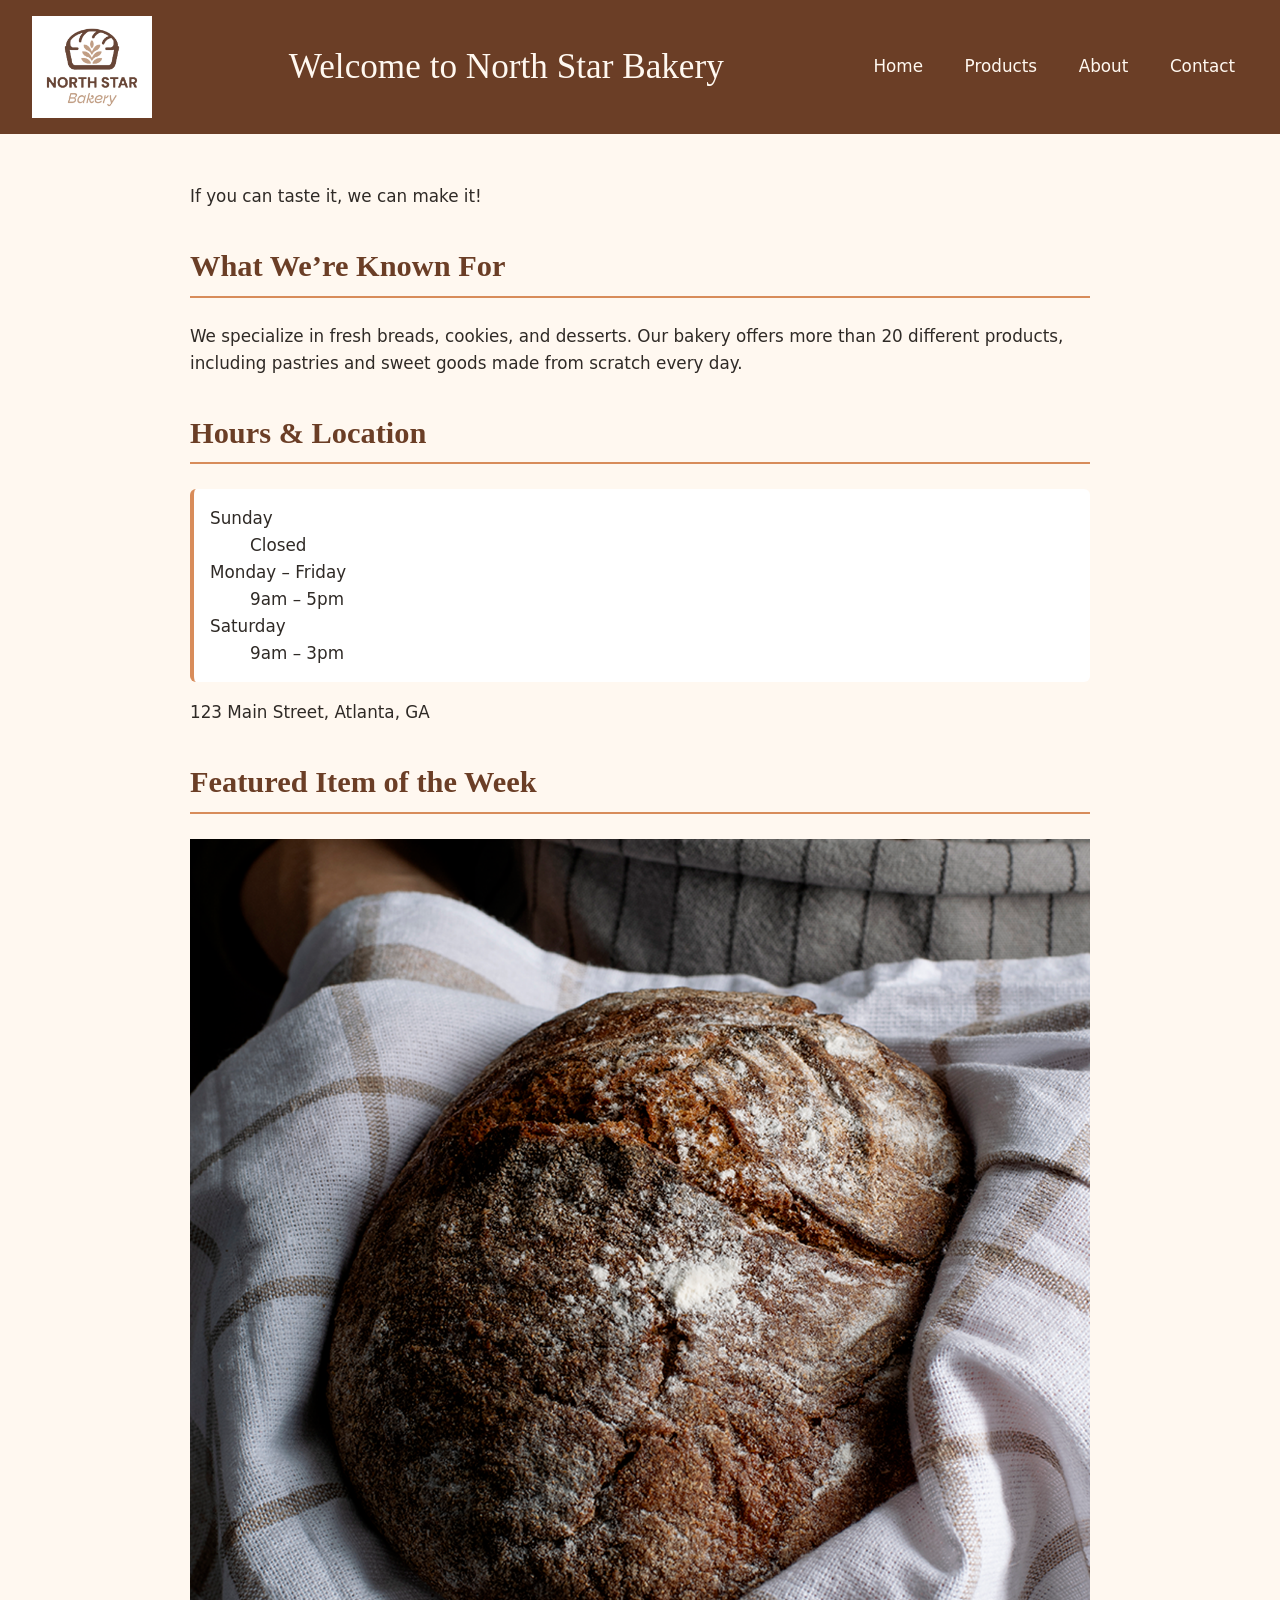
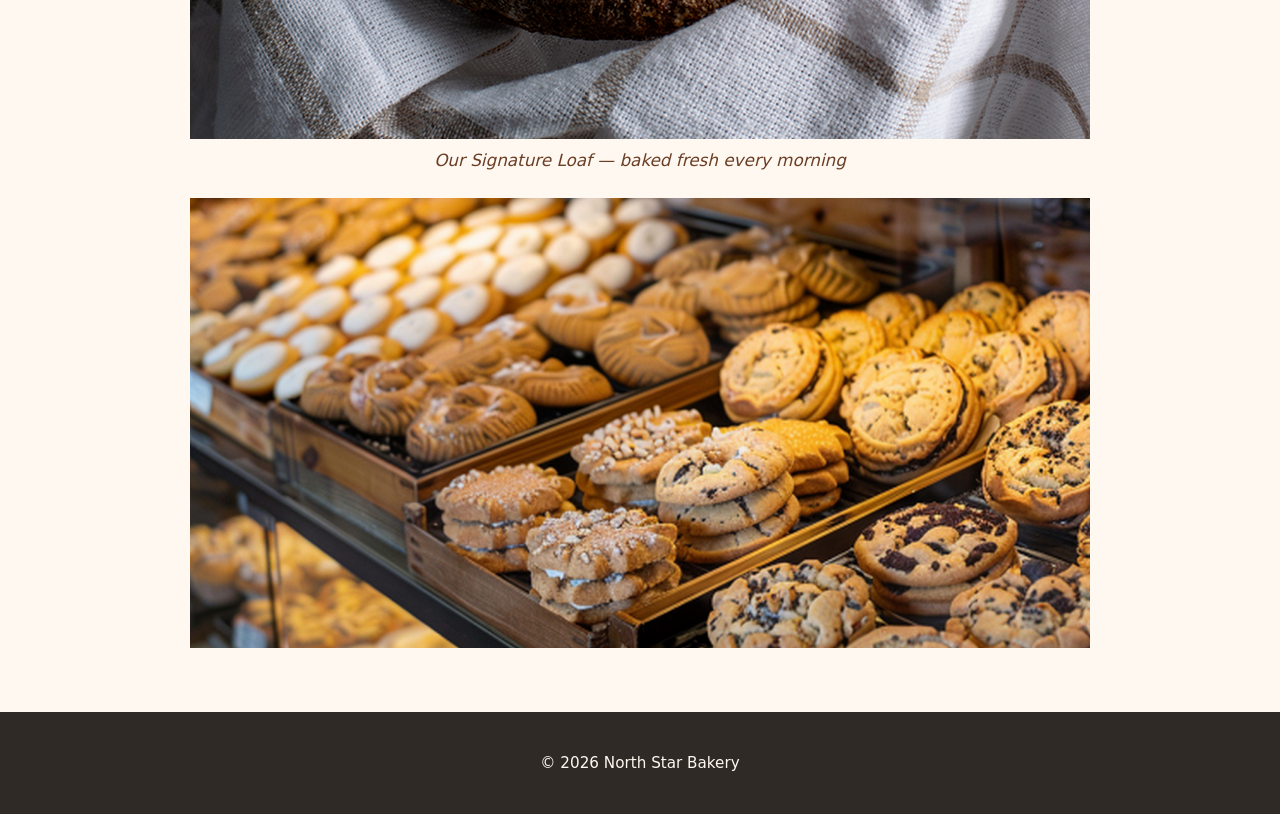
<file: index.html>
<!DOCTYPE html>
<html lang="en">
<head>
  <meta charset="UTF-8">
  <meta name="viewport" content="width=device-width, initial-scale=1.0">
  <title>North Star Bakery | Home</title>
  <link rel="stylesheet" href="css/styles.css">
</head>
<body>
  <header>
    <img src="media/bakery-logo.png" alt="North Star Bakery logo" width="25%">
    <h1>Welcome to North Star Bakery</h1>
    <nav>
      <ul>
        <li><a href="index.html">Home</a></li>
        <li><a href="products.html">Products</a></li>
        <li><a href="about.html">About</a></li>
        <li><a href="contact.html">Contact</a></li>
      </ul>
    </nav>
  </header>

  <main>
    <p>If you can taste it, we can make it!</p>

    <h2>What We’re Known For</h2>
    <p>We specialize in fresh breads, cookies, and desserts. Our bakery offers more than 20 different products, including pastries and sweet goods made from scratch every day.</p>

    <h2>Hours & Location</h2>
    <dl>
      <dt>Sunday</dt>
      <dd>Closed</dd>
      <dt>Monday – Friday</dt>
      <dd>9am – 5pm</dd>
      <dt>Saturday</dt>
      <dd>9am – 3pm</dd>
    </dl>
    <p>123 Main Street, Atlanta, GA</p>

    <h2>Featured Item of the Week</h2>
    <figure>
      <img src="media/bakery-signature-loaf.png" alt="Signature artisan loaf">
      <figcaption>Our Signature Loaf — baked fresh every morning</figcaption>
    </figure>

    <!-- Responsive featured image -->
    <picture>
      <source media="(min-width: 600px)" srcset="media/bakery-feature-large.png">
      <img src="media/bakery-feature-small.png" alt="Featured bakery pastry of the week">
    </picture>
  </main>

  <footer>
    <p>&copy; 2026 North Star Bakery</p>
  </footer>
</body>
</html>
</file>
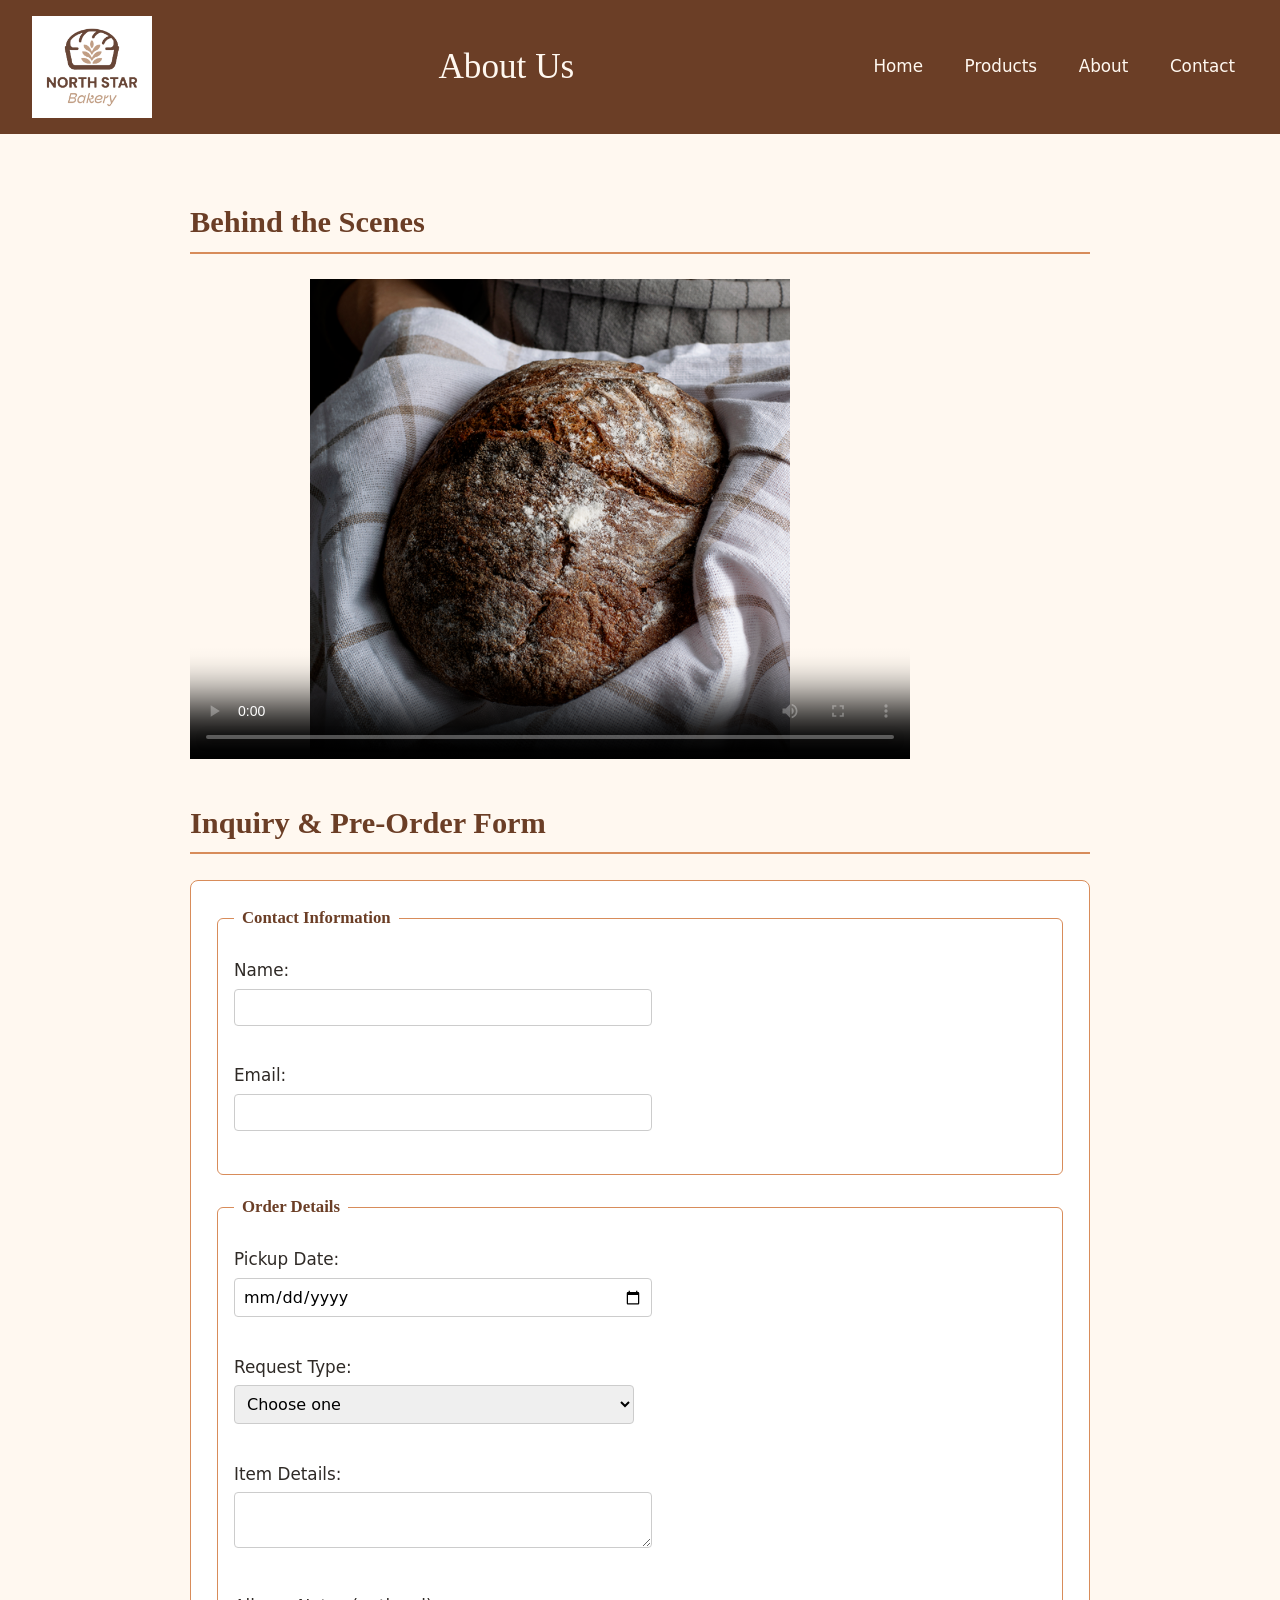
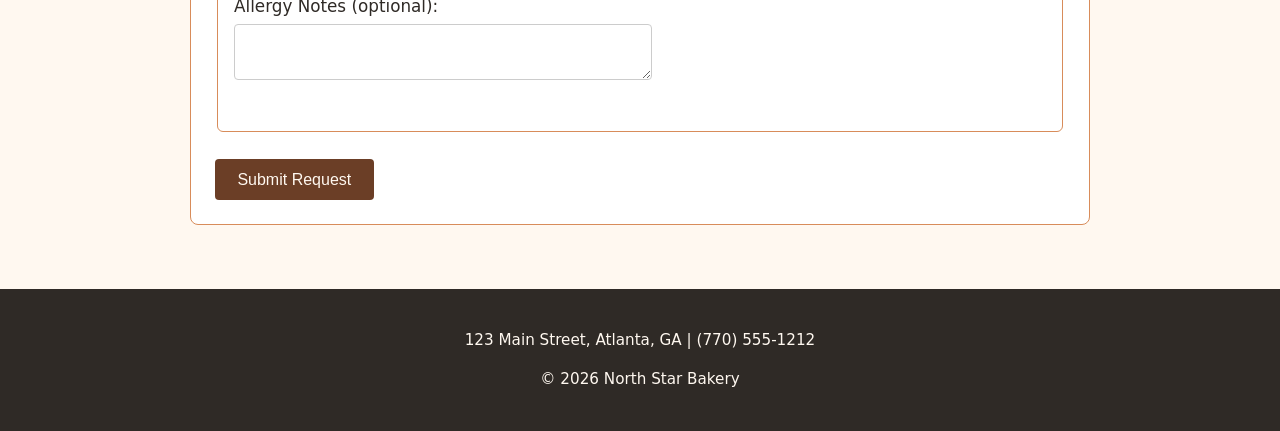
<file: about.html>
<!DOCTYPE html>
<html lang="en">
<head>
  <meta charset="UTF-8">
  <meta name="viewport" content="width=device-width, initial-scale=1.0">
  <title>North Star Bakery | About</title>
   <link rel="stylesheet" href="css/styles.css">
</head>
<body>
  <header>
    <img src="media/bakery-logo.png" alt="North Star Bakery logo" width="25%">
    <h1>About Us</h1>
    <nav>
      <ul>
        <li><a href="index.html">Home</a></li>
        <li><a href="products.html">Products</a></li>
        <li><a href="about.html">About</a></li>
        <li><a href="contact.html">Contact</a></li>
      </ul>
    </nav>
  </header>

  <main>
    <h2>Behind the Scenes</h2>
    <video src="media/bakery-behind-scenes.mp4" controls width="720" height="480" poster="media/bakery-signature-loaf.png" preload="metadata">
      Your browser does not support the video tag. Please visit our bakery to see the baking process in person.
    </video>

    <h2>Inquiry & Pre-Order Form</h2>
    <form action="/contact" method="post">
      <fieldset>
        <legend>Contact Information</legend>
        <label for="name">Name:</label>
        <input type="text" id="name" name="name" required minlength="2" maxlength="50"><br><br>

        <label for="email">Email:</label>
        <input type="email" id="email" name="email" required><br><br>
      </fieldset>

      <fieldset>
        <legend>Order Details</legend>
        <label for="pickup">Pickup Date:</label>
        <input type="date" id="pickup" name="pickup" required><br><br>

        <label for="request">Request Type:</label>
        <select id="request" name="request" required>
          <option value="">Choose one</option>
          <option value="preorder">Pre-order</option>
          <option value="question">General Question</option>
        </select><br><br>

        <label for="details">Item Details:</label>
        <textarea id="details" name="details" required minlength="10"></textarea><br><br>

        <label for="allergy">Allergy Notes (optional):</label>
        <textarea id="allergy" name="allergy"></textarea><br><br>
      </fieldset>

      <button type="submit">Submit Request</button>
    </form>
  </main>

  <footer>
    <p>123 Main Street, Atlanta, GA | (770) 555-1212</p>
    <p>&copy; 2026 North Star Bakery</p>
  </footer>
</body>
</html>
</file>
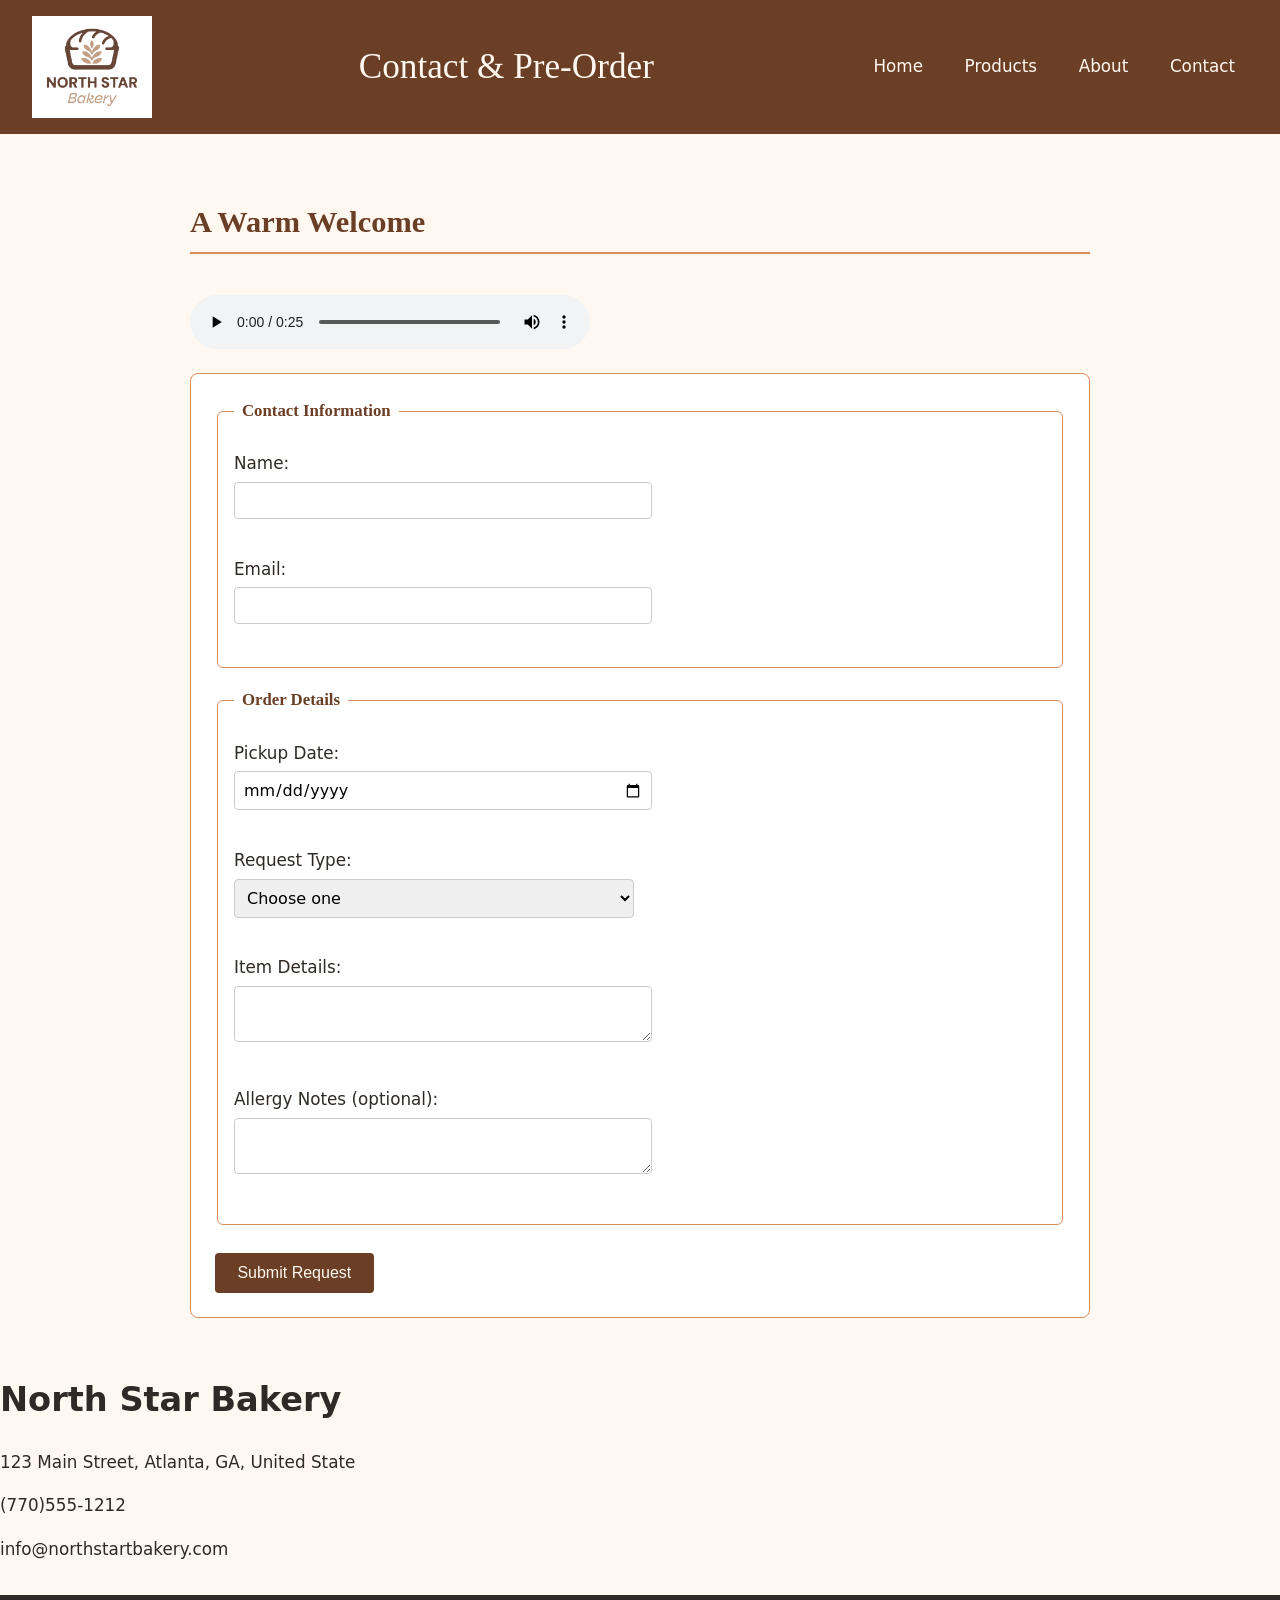
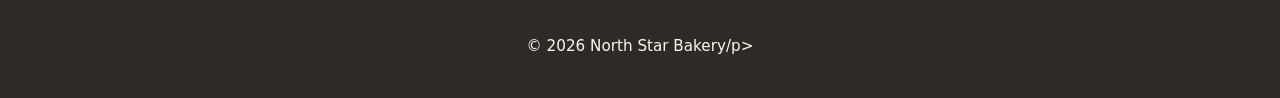
<file: contact.html>
<!DOCTYPE html>
<html lang="en">
<head>
  <meta charset="UTF-8">
  <meta name="viewport" content="width=device-width, initial-scale=1.0">
  <title>North Star Bakery | Contact</title>
   <link rel="stylesheet" href="css/styles.css">
</head>
<body>
  <header>
    <img src="media/bakery-logo.png" alt="North Star Bakery logo" width="25%">
    <h1>Contact & Pre-Order</h1>
    <nav>
      <ul>
        <li><a href="index.html">Home</a></li>
        <li><a href="products.html">Products</a></li>
        <li><a href="about.html">About</a></li>
        <li><a href="contact.html">Contact</a></li>
      </ul>
    </nav>
  </header>
  <main>
   <h2>A Warm Welcome</h2>
    <audio autoplay controls>
    <source src="media/bakery-welcome.mp3" type="audio/mpeg">
    Your browser does not support the audio element. Please visit us in person to hear more about our bakery.
    </audio>
    <!-- <video src="media/bakery-behind-scenes.mp4" controls width="720" height="480" poster="media/bakery-signature-loaf.jpg" preload="metadata">
      Your browser does not support the video tag. Please visit our bakery to see the baking process in person.
    </video> -->
    <form action="#" method="post" id="contact-form">  <!-- removed action="/contact" to test form data -->
      <fieldset>
        <legend>Contact Information</legend>
        <label for="name">Name:</label>
        <input type="text" id="name" name="name" required minlength="2" maxlength="50"><br><br>

        <label for="email">Email:</label>
        <input type="email" id="email" name="email" required><br><br>
      </fieldset>

      <fieldset>
        <legend>Order Details</legend>
        <label for="pickup">Pickup Date:</label>
        <input type="date" id="pickup" name="pickup" required><br><br>

        <label for="request">Request Type:</label>
        <select id="request" name="request" required>
          <option value="">Choose one</option>
          <option value="preorder">Pre-order</option>
          <option value="question">General Question</option>
        </select><br><br>

        <label for="details">Item Details:</label>
        <textarea id="details" name="details" required minlength="10"></textarea><br><br>

        <label for="allergy">Allergy Notes (optional):</label>
        <textarea id="allergy" name="allergy"></textarea><br><br>
      </fieldset>

      <button type="submit">Submit Request</button>
    </form>
  </main>
    <h1>North Star Bakery</h1>
    <p>123 Main Street, Atlanta, GA, United State</p>
    <p>(770)555-1212</p>
    <p>info@northstartbakery.com</p>
  <footer>
   <p>&copy; 2026 North Star Bakery/p> 
  </footer>
  <script src="js/scripts.js"></script>
  </body>
</html>
</file>
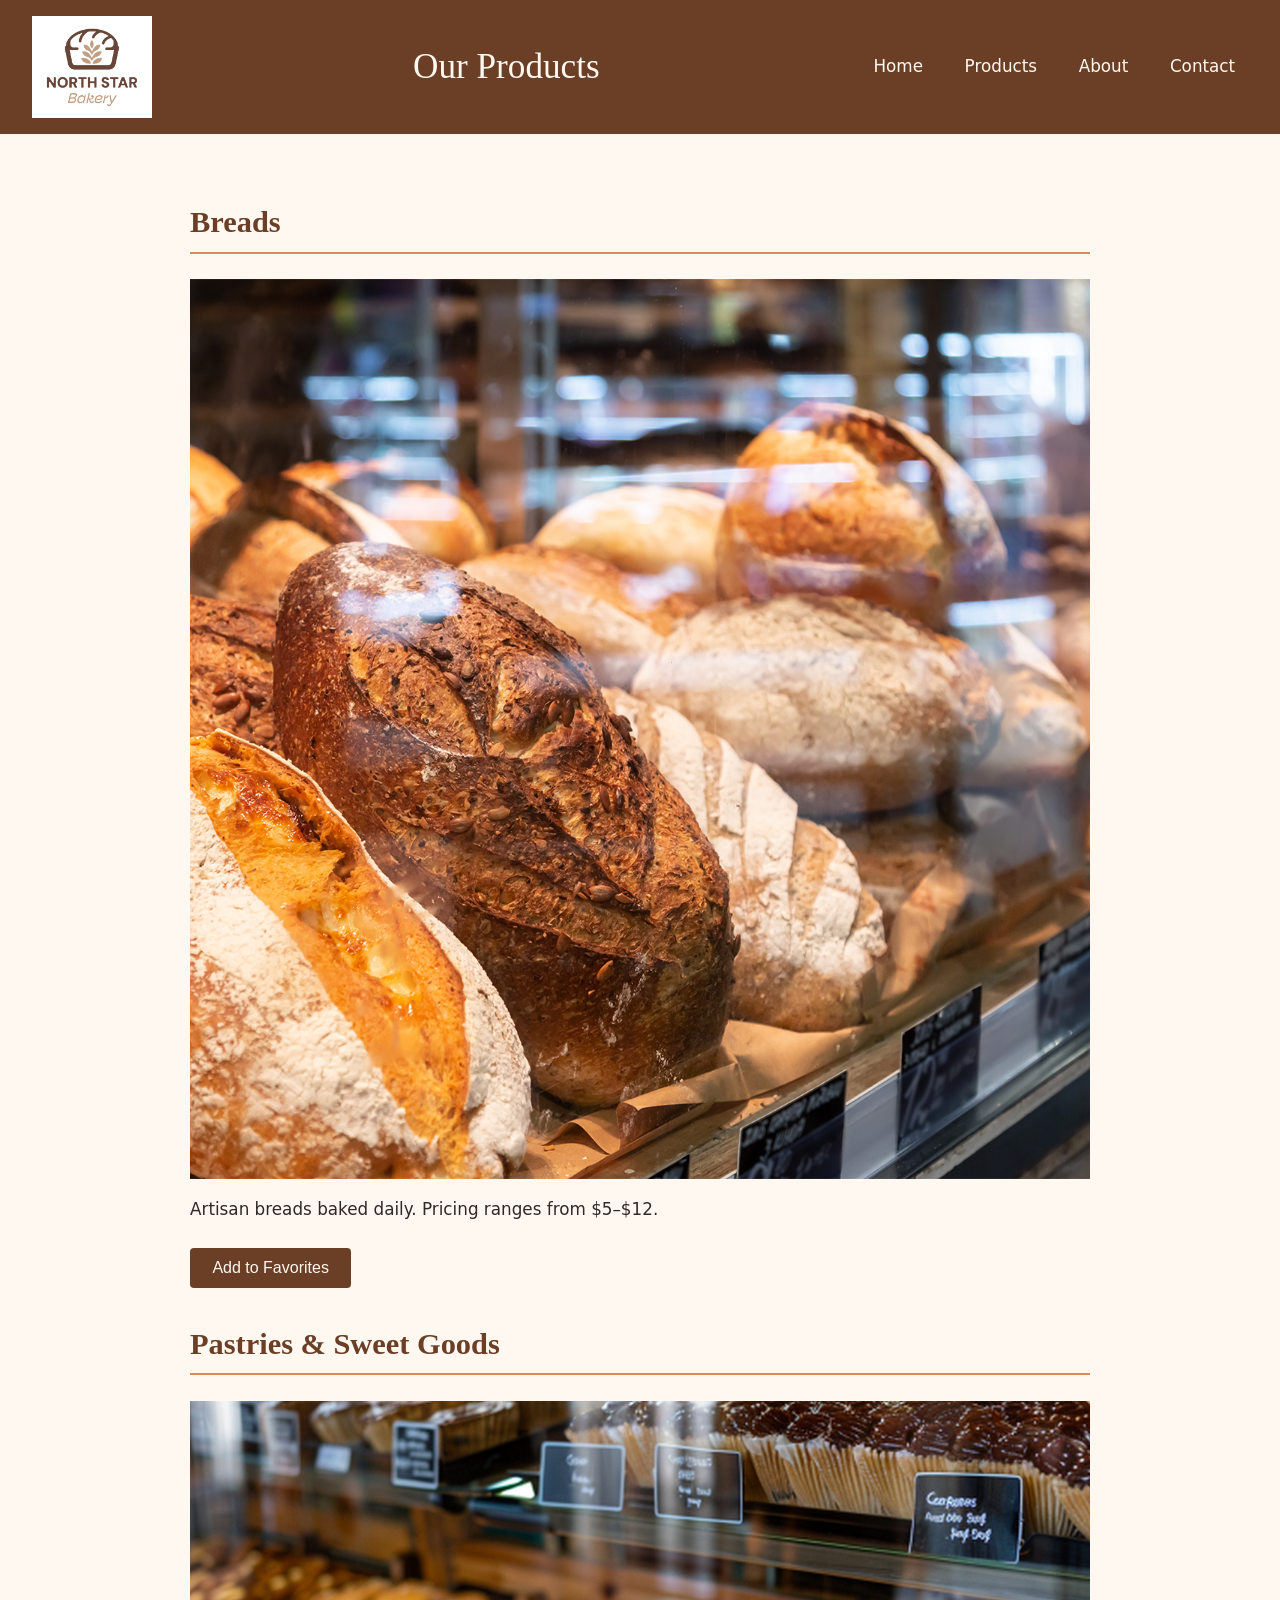
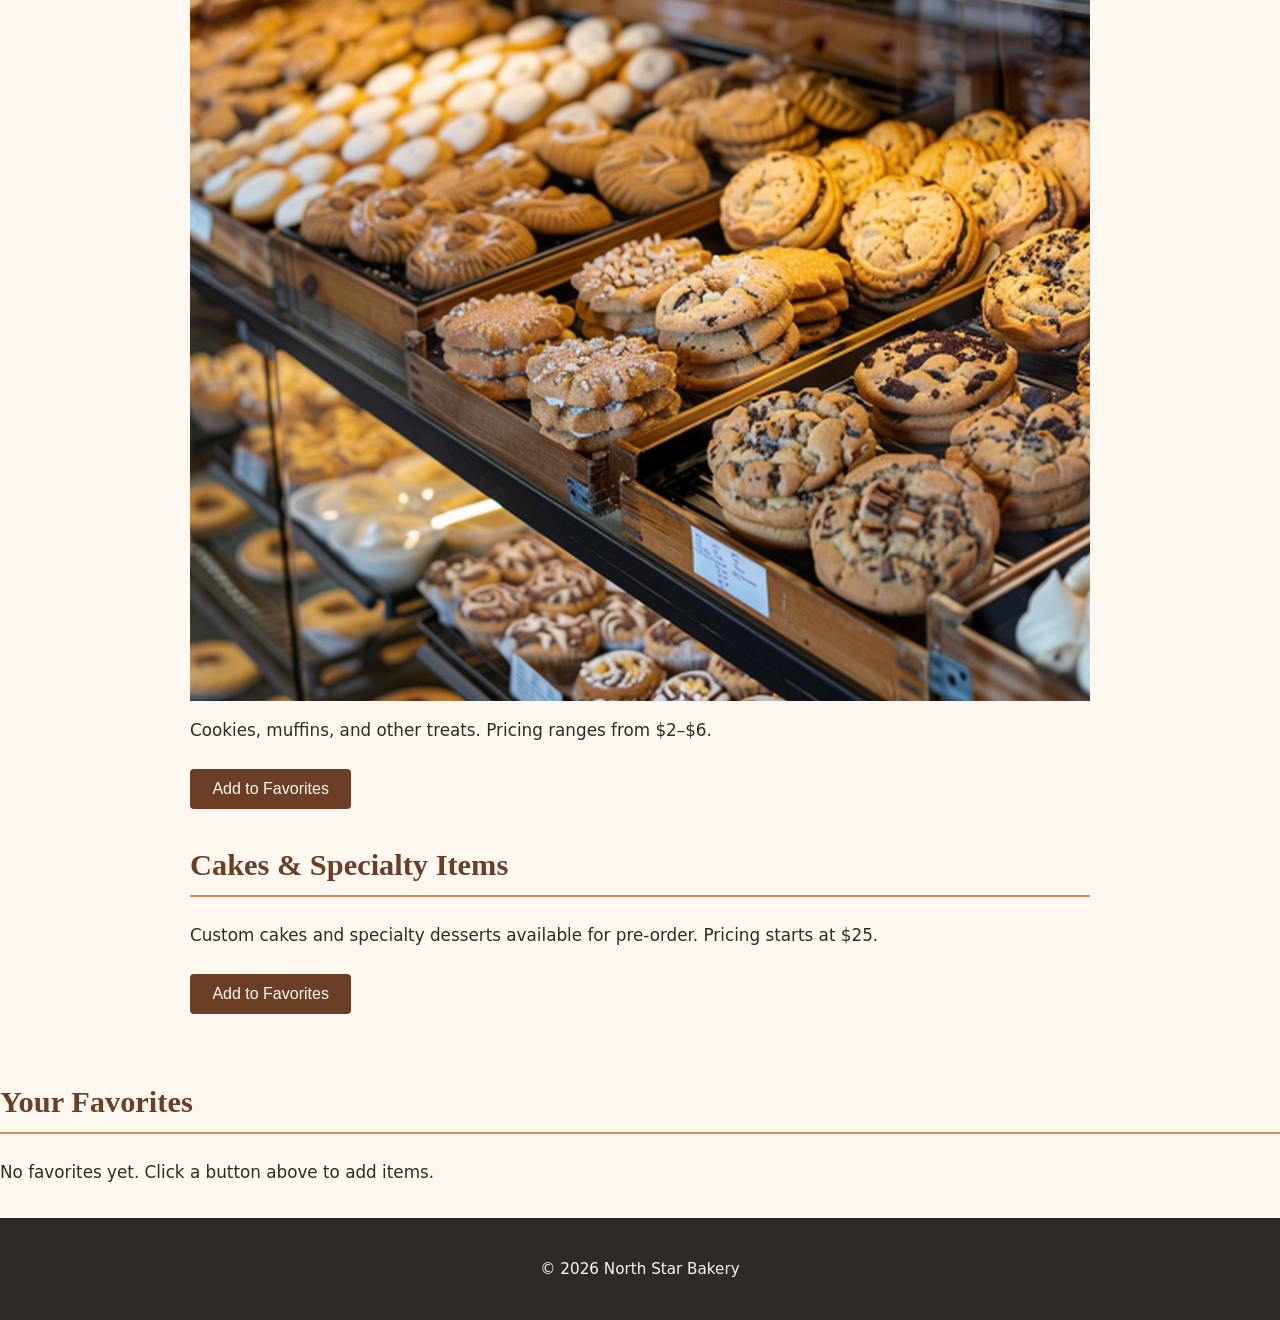
<file: products.html>
<!DOCTYPE html>
<html lang="en">
<head>
  <meta charset="UTF-8">
  <meta name="viewport" content="width=device-width, initial-scale=1.0">
  <title>North Star Bakery | Products</title>
   <link rel="stylesheet" href="css/styles.css">
</head>
<body>
  <header>
    <img src="media/bakery-logo.png" alt="North Star Bakery logo" width="25%">
    <h1>Our Products</h1>
    <nav>
      <ul>
        <li><a href="index.html">Home</a></li>
        <li><a href="products.html">Products</a></li>
        <li><a href="about.html">About</a></li>
        <li><a href="contact.html">Contact</a></li>
      </ul>
    </nav>
  </header>

  <main id="products">
    <h2>Breads</h2>
    <img src="media/bakery-bread.png" alt="Freshly baked bread loaves">
    <p>Artisan breads baked daily. Pricing ranges from $5–$12.</p>
    <button class="fav-btn" data-id="breads">Add to Favorites</button>

    <h2>Pastries & Sweet Goods</h2>
    <img src="media/bakery-feature-small.png" alt="Assorted muffins, cookies, and sweet pastries">
    <p>Cookies, muffins, and other treats. Pricing ranges from $2–$6.</p>
    <button class="fav-btn" data-id="pastries">Add to Favorites</button>

    <h2>Cakes & Specialty Items</h2>
    <p>Custom cakes and specialty desserts available for pre-order. Pricing starts at $25.</p>
    <button class="fav-btn" data-id="cakes">Add to Favorites</button>
  </main>

<section id="favorites-section">
  <h2>Your Favorites</h2>
  <ul id="favorites-list"></ul>
  <p id="no-favorites">No favorites yet. Click a button above to add items.</p>
</section>
  <footer>
    <p>&copy; 2026 North Star Bakery</p>
  </footer>
  <script src="js/scripts.js"></script>
</body>
</html>
</file>
<file: css/styles.css>
* ===== Base / Mobile-First ===== */
*,
*::before,
*::after {
  box-sizing: border-box;
}

body {
  margin: 0;
  font-family: system-ui, -apple-system, BlinkMacSystemFont, "Segoe UI", sans-serif;
  font-size: 1.05rem;
  line-height: 1.6;
  color: #2F2A26;           /* Charcoal */
  background-color: #FFF8F0; /* Cream */
}

img {
  max-width: 100%;
  height: auto;
  display: block;
}

/* ===== Header & Navigation ===== */
header {
  background-color: #6B3E26; /* Brown */
  color: #FFF8F0;
  padding: 1rem;
  text-align: center;
}

header img {
  max-width: 120px;
  margin: 0 auto 0.5rem;
}

header h1 {
  margin: 0.5rem 0;
  font-family: Georgia, "Times New Roman", serif;
  font-size: 1.8rem;
  font-weight: normal;
}

nav ul {
  list-style: none;
  padding: 0;
  margin: 1rem 0 0;
  display: flex;
  flex-wrap: wrap;
  justify-content: center;
  gap: 1rem;
}

nav a {
  color: #FFF8F0;
  text-decoration: none;
  font-weight: 500;
  padding: 0.4rem 0.8rem;
  border-radius: 4px;
}

nav a:hover,
nav a:focus {
  background-color: #D88C5A; /* Peach */
  color: #2F2A26;
}

/* ===== Main ===== */
main {
  max-width: 900px;
  margin: 0 auto;
  padding: 1.5rem 1rem;
}

h2, h3 {
  font-family: Georgia, "Times New Roman", serif;
  color: #6B3E26;
  margin-top: 2rem;
}

h2 {
  font-size: 1.6rem;
  border-bottom: 2px solid #D88C5A;
  padding-bottom: 0.3rem;
}

/* Featured / figure styling */
figure {
  margin: 1.5rem 0;
  text-align: center;
}

figcaption {
  font-style: italic;
  color: #6B3E26;
  margin-top: 0.5rem;
}

/* Hours list */
dl {
  background-color: #fff;
  padding: 1rem;
  border-radius: 6px;
  border-left: 4px solid #D88C5A;
}

/* ===== Footer ===== */
footer {
  background-color: #2F2A26;
  color: #FFF8F0;
  text-align: center;
  padding: 1.5rem 1rem;
  margin-top: 2rem;
  font-size: 0.95rem;
}

/* ===== Form Styling ===== */
form {
  background-color: #fff;
  padding: 1.5rem;
  border-radius: 8px;
  border: 1px solid #D88C5A;
}

fieldset {
  border: 1px solid #D88C5A;
  border-radius: 6px;
  margin-bottom: 1.2rem;
  padding: 1rem;
}

legend {
  font-family: Georgia, serif;
  color: #6B3E26;
  font-weight: bold;
  padding: 0 0.5rem;
}

label {
  display: block;
  margin: 0.6rem 0 0.3rem;
  font-weight: 500;
}

input,
select,
textarea {
  width: 100%;
  max-width: 400px;
  padding: 0.5rem;
  border: 1px solid #ccc;
  border-radius: 4px;
  font-family: inherit;
  font-size: 1rem;
}

button {
  background-color: #6B3E26;
  color: #FFF8F0;
  border: none;
  padding: 0.7rem 1.4rem;
  font-size: 1rem;
  border-radius: 4px;
  cursor: pointer;
  margin-top: 0.5rem;
}

button:hover,
button:focus {
  background-color: #D88C5A;
  color: #2F2A26;
}

/* ===== Audio  ===== */
audio {
  width: 100%;
  max-width: 400px;
  margin: 1rem 0;
}

/* ===== Larger Screens ===== */
@media (min-width: 700px) {
  header {
    display: flex;
    align-items: center;
    justify-content: space-between;
    text-align: left;
    padding: 1rem 2rem;
  }

  header img {
    margin: 0;
  }

  header h1 {
    font-size: 2.2rem;
    margin: 0;
  }

  nav ul {
    margin: 0;
  }

  main {
    padding: 2rem;
  }

  h2 {
    font-size: 1.9rem;
  }
}
</file>
